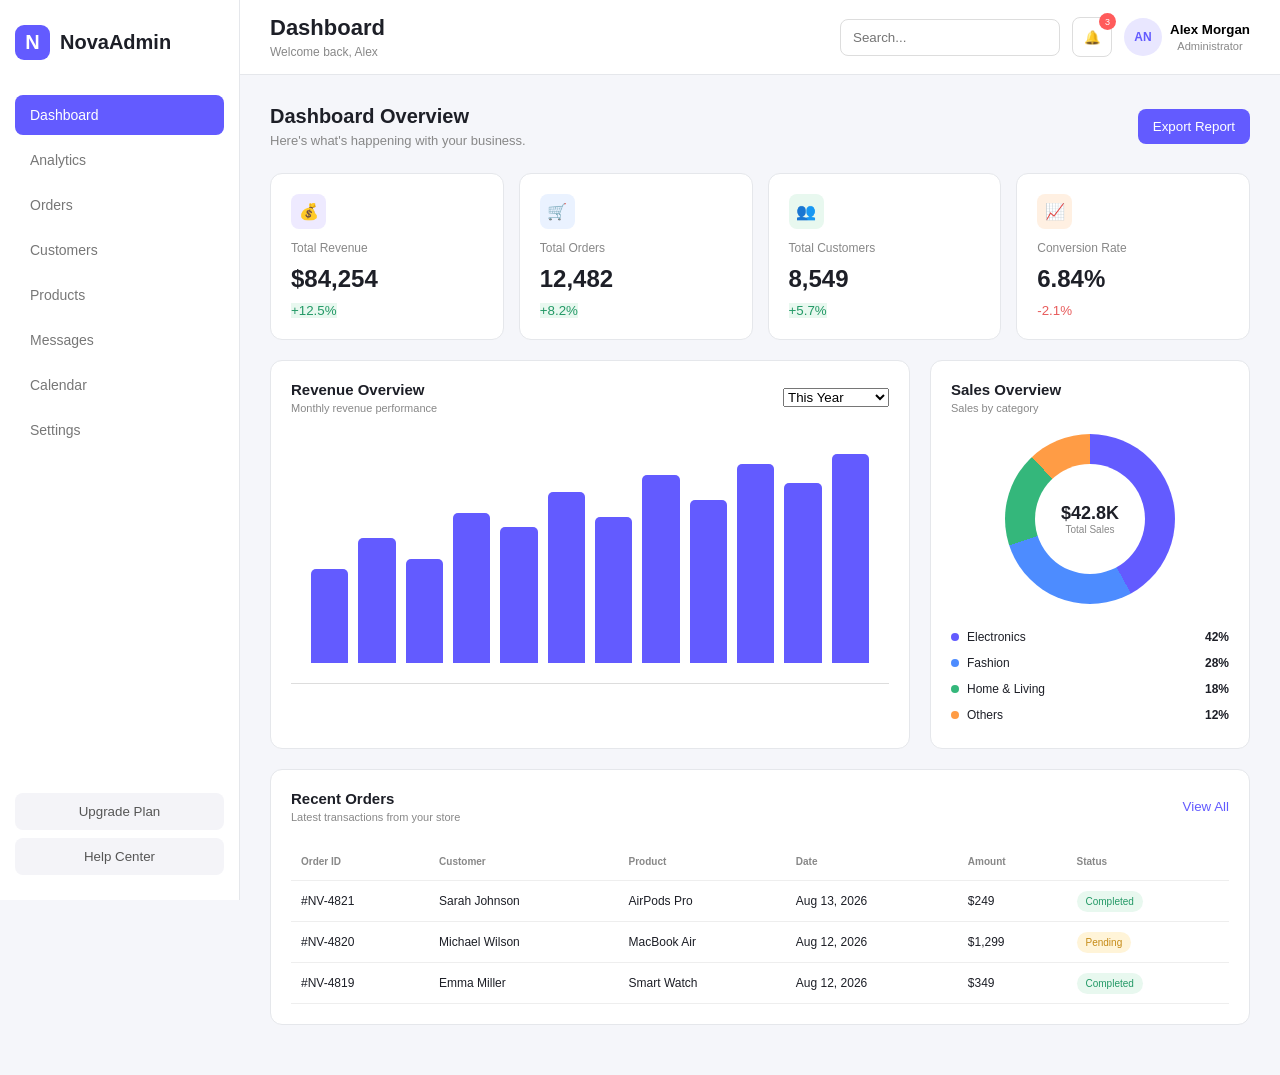
<file: admin_dashboard/index.html>
<!DOCTYPE html>
<html lang="en">
<head>
    <meta charset="UTF-8">
    <meta name="viewport" content="width=device-width, initial-scale=1.0">

    <title>NovaAdmin Dashboard</title>

    <link rel="stylesheet" href="style.css">
</head>

<body>

    <!-- Sidebar -->
    <aside class="sidebar">

        <div class="logo">
            <span>N</span>
            NovaAdmin
        </div>

        <nav>

            <button class="nav-link active" onclick="showPage('dashboard', this)">
                Dashboard
            </button>

            <button class="nav-link" onclick="showPage('analytics', this)">
                Analytics
            </button>

            <button class="nav-link" onclick="showPage('orders', this)">
                Orders
            </button>

            <button class="nav-link" onclick="showPage('customers', this)">
                Customers
            </button>

            <button class="nav-link" onclick="showPage('products', this)">
                Products
            </button>

            <button class="nav-link" onclick="showPage('messages', this)">
                Messages
            </button>

            <button class="nav-link" onclick="showPage('calendar', this)">
                Calendar
            </button>

            <button class="nav-link" onclick="showPage('settings', this)">
                Settings
            </button>

        </nav>

        <div class="sidebar-bottom">

    <button onclick="showPage('upgrade')">
        Upgrade Plan
    </button>

    <button onclick="showPage('help')">
        Help Center
    </button>

</div>

    </aside>


    <!-- Main Content -->
    <main class="main">

        <!-- Header -->
        <header class="header">

            <div>
                <h1 id="page-title">Dashboard</h1>
                <p>Welcome back, Alex</p>
            </div>

            <div class="header-right">

                <input
                    type="text"
                    id="search"
                    placeholder="Search..."
                >

                <button class="header-btn" onclick="toggleNotifications()">
                    🔔
                    <span id="notification-count">3</span>
                </button>

                <button class="profile" onclick="showProfile()">
                    <span class="avatar">AN</span>

                    <div>
                        <strong>Alex Morgan</strong>
                        <small>Administrator</small>
                    </div>
                </button>

            </div>

        </header>


        <!-- Notification Box -->
        <div id="notification-box" class="notification-box">

            <h3>Notifications</h3>

            <p>New order received</p>
            <p>New customer registered</p>
            <p>Product stock is low</p>

            <button onclick="markNotifications()">
                Mark all as read
            </button>

        </div>


        <!-- Pages -->

        <!-- Dashboard -->
        <section id="dashboard" class="page active-page">

            <div class="page-heading">
                <div>
                    <h2>Dashboard Overview</h2>
                    <p>Here's what's happening with your business.</p>
                </div>

                <button class="primary-btn" onclick="exportReport()">
                    Export Report
                </button>
            </div>


            <!-- Stats -->
            <div class="stats">

                <div class="stat-card">
                    <span class="stat-icon purple">💰</span>
                    <p>Total Revenue</p>
                    <h2>$84,254</h2>
                    <small class="green">+12.5%</small>
                </div>

                <div class="stat-card">
                    <span class="stat-icon blue">🛒</span>
                    <p>Total Orders</p>
                    <h2>12,482</h2>
                    <small class="green">+8.2%</small>
                </div>

                <div class="stat-card">
                    <span class="stat-icon green">👥</span>
                    <p>Total Customers</p>
                    <h2>8,549</h2>
                    <small class="green">+5.7%</small>
                </div>

                <div class="stat-card">
                    <span class="stat-icon orange">📈</span>
                    <p>Conversion Rate</p>
                    <h2>6.84%</h2>
                    <small class="red">-2.1%</small>
                </div>

            </div>


            <!-- Dashboard Cards -->
            <div class="dashboard-grid">

                <div class="card">

                    <div class="card-header">
                        <div>
                            <h3>Revenue Overview</h3>
                            <p>Monthly revenue performance</p>
                        </div>

                        <select id="chart-select">
                            <option>This Year</option>
                            <option>Last 6 Months</option>
                            <option>This Month</option>
                        </select>
                    </div>

                    <div class="chart">

                        <div class="bar" style="height:45%"></div>
                        <div class="bar" style="height:60%"></div>
                        <div class="bar" style="height:50%"></div>
                        <div class="bar" style="height:72%"></div>
                        <div class="bar" style="height:65%"></div>
                        <div class="bar" style="height:82%"></div>
                        <div class="bar" style="height:70%"></div>
                        <div class="bar" style="height:90%"></div>
                        <div class="bar" style="height:78%"></div>
                        <div class="bar" style="height:95%"></div>
                        <div class="bar" style="height:86%"></div>
                        <div class="bar" style="height:100%"></div>

                    </div>

                </div>


                <div class="card">

                    <div class="card-header">
                        <div>
                            <h3>Sales Overview</h3>
                            <p>Sales by category</p>
                        </div>
                    </div>

                    <div class="sales-circle">
                        <div>
                            <strong>$42.8K</strong>
                            <span>Total Sales</span>
                        </div>
                    </div>

                    <div class="legend">
                        <p><span class="purple-dot"></span> Electronics <b>42%</b></p>
                        <p><span class="blue-dot"></span> Fashion <b>28%</b></p>
                        <p><span class="green-dot"></span> Home & Living <b>18%</b></p>
                        <p><span class="orange-dot"></span> Others <b>12%</b></p>
                    </div>

                </div>

            </div>


            <!-- Recent Orders -->
            <div class="card">

                <div class="card-header">
                    <div>
                        <h3>Recent Orders</h3>
                        <p>Latest transactions from your store</p>
                    </div>

                    <button onclick="showPage('orders')">
                        View All
                    </button>
                </div>

                <div class="table-container">

                    <table>

                        <thead>
                            <tr>
                                <th>Order ID</th>
                                <th>Customer</th>
                                <th>Product</th>
                                <th>Date</th>
                                <th>Amount</th>
                                <th>Status</th>
                            </tr>
                        </thead>

                        <tbody>

                            <tr>
                                <td>#NV-4821</td>
                                <td>Sarah Johnson</td>
                                <td>AirPods Pro</td>
                                <td>Aug 13, 2026</td>
                                <td>$249</td>
                                <td><span class="status completed">Completed</span></td>
                            </tr>

                            <tr>
                                <td>#NV-4820</td>
                                <td>Michael Wilson</td>
                                <td>MacBook Air</td>
                                <td>Aug 12, 2026</td>
                                <td>$1,299</td>
                                <td><span class="status pending">Pending</span></td>
                            </tr>

                            <tr>
                                <td>#NV-4819</td>
                                <td>Emma Miller</td>
                                <td>Smart Watch</td>
                                <td>Aug 12, 2026</td>
                                <td>$349</td>
                                <td><span class="status completed">Completed</span></td>
                            </tr>

                        </tbody>

                    </table>

                </div>

            </div>

        </section>


        <!-- Analytics -->
        <section id="analytics" class="page">

            <div class="page-heading">
                <div>
                    <h2>Analytics</h2>
                    <p>Business performance analytics.</p>
                </div>
            </div>

            <div class="stats">

                <div class="stat-card">
                    <p>Revenue</p>
                    <h2>$84,254</h2>
                    <small class="green">+12.5%</small>
                </div>

                <div class="stat-card">
                    <p>Average Order</p>
                    <h2>$486</h2>
                    <small class="green">+6.8%</small>
                </div>

                <div class="stat-card">
                    <p>Returning Customers</p>
                    <h2>64.8%</h2>
                    <small class="green">+4.3%</small>
                </div>

                <div class="stat-card">
                    <p>Bounce Rate</p>
                    <h2>31.4%</h2>
                    <small class="green">-2.4%</small>
                </div>

            </div>

            <div class="card">

                <h3>Performance Overview</h3>

                <div class="big-chart">

                    <div class="bar" style="height:50%"></div>
                    <div class="bar" style="height:70%"></div>
                    <div class="bar" style="height:60%"></div>
                    <div class="bar" style="height:85%"></div>
                    <div class="bar" style="height:75%"></div>
                    <div class="bar" style="height:95%"></div>
                    <div class="bar" style="height:80%"></div>

                </div>

            </div>

        </section>


        <!-- Orders -->
        <section id="orders" class="page">

            <div class="page-heading">
                <div>
                    <h2>Orders</h2>
                    <p>Manage customer orders.</p>
                </div>

                <button class="primary-btn" onclick="showMessage('New order form opened')">
                    + New Order
                </button>
            </div>

            <div class="card">

                <table>

                    <thead>
                        <tr>
                            <th>Order ID</th>
                            <th>Customer</th>
                            <th>Product</th>
                            <th>Amount</th>
                            <th>Status</th>
                        </tr>
                    </thead>

                    <tbody>

                        <tr>
                            <td>#NV-4821</td>
                            <td>Sarah Johnson</td>
                            <td>AirPods Pro</td>
                            <td>$249</td>
                            <td><span class="status completed">Completed</span></td>
                        </tr>

                        <tr>
                            <td>#NV-4820</td>
                            <td>Michael Wilson</td>
                            <td>MacBook Air</td>
                            <td>$1,299</td>
                            <td><span class="status pending">Pending</span></td>
                        </tr>

                        <tr>
                            <td>#NV-4819</td>
                            <td>Emma Miller</td>
                            <td>Smart Watch</td>
                            <td>$349</td>
                            <td><span class="status completed">Completed</span></td>
                        </tr>

                    </tbody>

                </table>

            </div>

        </section>


        <!-- Customers -->
        <section id="customers" class="page">

            <div class="page-heading">
                <div>
                    <h2>Customers</h2>
                    <p>Manage your customers.</p>
                </div>

                <button class="primary-btn" onclick="showMessage('Add customer form opened')">
                    + Add Customer
                </button>
            </div>

            <div class="card">

                <table>

                    <thead>
                        <tr>
                            <th>Customer</th>
                            <th>Email</th>
                            <th>Orders</th>
                            <th>Total Spent</th>
                        </tr>
                    </thead>

                    <tbody>

                        <tr>
                            <td>Sarah Johnson</td>
                            <td>sarah@example.com</td>
                            <td>124</td>
                            <td>$8,420</td>
                        </tr>

                        <tr>
                            <td>Michael Wilson</td>
                            <td>michael@example.com</td>
                            <td>89</td>
                            <td>$5,920</td>
                        </tr>

                        <tr>
                            <td>Emma Miller</td>
                            <td>emma@example.com</td>
                            <td>76</td>
                            <td>$4,830</td>
                        </tr>

                    </tbody>

                </table>

            </div>

        </section>


        <!-- Products -->
        <section id="products" class="page">

            <div class="page-heading">
                <div>
                    <h2>Products</h2>
                    <p>Manage products and inventory.</p>
                </div>

                <button class="primary-btn" onclick="showMessage('Add product form opened')">
                    + Add Product
                </button>
            </div>

            <div class="product-grid">

                <div class="product-card">
                    <div class="product-image">🎧</div>
                    <h3>AirPods Pro</h3>
                    <p>1,284 sold</p>
                    <strong>$249</strong>
                </div>

                <div class="product-card">
                    <div class="product-image">💻</div>
                    <h3>MacBook Air</h3>
                    <p>982 sold</p>
                    <strong>$1,299</strong>
                </div>

                <div class="product-card">
                    <div class="product-image">⌚</div>
                    <h3>Smart Watch</h3>
                    <p>847 sold</p>
                    <strong>$349</strong>
                </div>

                <div class="product-card">
                    <div class="product-image">⌨️</div>
                    <h3>Mechanical Keyboard</h3>
                    <p>621 sold</p>
                    <strong>$129</strong>
                </div>

            </div>

        </section>


        <!-- Messages -->
        <section id="messages" class="page">

            <div class="page-heading">
                <div>
                    <h2>Messages</h2>
                    <p>Customer conversations.</p>
                </div>

                <button class="primary-btn" onclick="showMessage('Message composer opened')">
                    + Compose
                </button>
            </div>

            <div class="card messages">

                <div class="message">
                    <span class="avatar">SJ</span>
                    <div>
                        <strong>Sarah Johnson</strong>
                        <p>Can you tell me when my order will arrive?</p>
                        <small>5 minutes ago</small>
                    </div>
                </div>

                <div class="message">
                    <span class="avatar">MW</span>
                    <div>
                        <strong>Michael Wilson</strong>
                        <p>I need help with my invoice.</p>
                        <small>32 minutes ago</small>
                    </div>
                </div>

                <div class="message">
                    <span class="avatar">EM</span>
                    <div>
                        <strong>Emma Miller</strong>
                        <p>Thank you for the quick support!</p>
                        <small>1 hour ago</small>
                    </div>
                </div>

            </div>

        </section>


        <!-- Calendar -->
        <section id="calendar" class="page">

            <div class="page-heading">

                <div>
                    <h2>Calendar</h2>
                    <p>August 2026</p>
                </div>

                <button class="primary-btn" onclick="showMessage('New event form opened')">
                    + Add Event
                </button>

            </div>

            <div class="card">

                <div class="calendar">

                    <div>Sun</div>
                    <div>Mon</div>
                    <div>Tue</div>
                    <div>Wed</div>
                    <div>Thu</div>
                    <div>Fri</div>
                    <div>Sat</div>

                    <button>1</button>
                    <button>2</button>
                    <button>3</button>
                    <button>4</button>
                    <button>5</button>
                    <button>6</button>
                    <button>7</button>

                    <button>8</button>
                    <button>9</button>
                    <button>10</button>
                    <button>11</button>
                    <button>12</button>
                    <button class="today">13</button>
                    <button>14</button>

                    <button>15</button>
                    <button>16</button>
                    <button>17</button>
                    <button>18</button>
                    <button>19</button>
                    <button>20</button>
                    <button>21</button>

                    <button>22</button>
                    <button>23</button>
                    <button>24</button>
                    <button>25</button>
                    <button>26</button>
                    <button>27</button>
                    <button>28</button>

                    <button>29</button>
                    <button>30</button>
                    <button>31</button>

                </div>

            </div>

        </section>


        <!-- Settings -->
        <section id="settings" class="page">

            <div class="page-heading">

                <div>
                    <h2>Settings</h2>
                    <p>Manage your dashboard settings.</p>
                </div>

                <button class="primary-btn" onclick="showMessage('Settings saved successfully')">
                    Save Changes
                </button>

            </div>

            <div class="card">

                <div class="setting">

                    <div>
                        <strong>Email Notifications</strong>
                        <p>Receive notifications about orders.</p>
                    </div>

                    <label class="switch">
                        <input type="checkbox" checked>
                        <span></span>
                    </label>

                </div>

                <div class="setting">

                    <div>
                        <strong>Weekly Reports</strong>
                        <p>Receive weekly business reports.</p>
                    </div>

                    <label class="switch">
                        <input type="checkbox" checked>
                        <span></span>
                    </label>

                </div>

                <div class="setting">

                    <div>
                        <strong>Marketing Alerts</strong>
                        <p>Receive marketing notifications.</p>
                    </div>

                    <label class="switch">
                        <input type="checkbox">
                        <span></span>
                    </label>

                </div>

            </div>
            </section>
            <!-- Upgrade Plan -->
<section id="upgrade" class="page">

    <div class="page-heading">
        <div>
            <h2>Upgrade Plan</h2>
            <p>Choose a plan that works for your business.</p>
        </div>
    </div>

    <div class="plans">

        <div class="plan-card">

            <h3>Free</h3>

            <h2>$0 <span>/month</span></h2>

            <p>For small projects and beginners.</p>

            <ul>
                <li>✓ 1 Admin User</li>
                <li>✓ Basic Dashboard</li>
                <li>✓ Basic Analytics</li>
                <li>✓ Email Support</li>
            </ul>

            <button onclick="showMessage('You are already using the Free plan')">
                Current Plan
            </button>

        </div>


        <div class="plan-card popular">

            <div class="popular-label">
                Popular
            </div>

            <h3>Pro</h3>

            <h2>$29 <span>/month</span></h2>

            <p>For growing businesses.</p>

            <ul>
                <li>✓ 5 Admin Users</li>
                <li>✓ Advanced Dashboard</li>
                <li>✓ Advanced Analytics</li>
                <li>✓ Priority Support</li>
            </ul>

            <button onclick="showMessage('Pro plan selected')">
                Upgrade to Pro
            </button>

        </div>


        <div class="plan-card">

            <h3>Business</h3>

            <h2>$79 <span>/month</span></h2>

            <p>For larger businesses.</p>

            <ul>
                <li>✓ Unlimited Users</li>
                <li>✓ Advanced Analytics</li>
                <li>✓ Custom Reports</li>
                <li>✓ Premium Support</li>
            </ul>

            <button onclick="showMessage('Business plan selected')">
                Choose Business
            </button>

        </div>

    </div>

</section>


<!-- Help Center -->
<section id="help" class="page">

    <div class="page-heading">

        <div>
            <h2>Help Center</h2>
            <p>Find answers and get support.</p>
        </div>

    </div>

    <div class="help-search">

        <input
            type="text"
            id="help-search"
            placeholder="Search for help..."
        >

        <button onclick="searchHelp()">
            Search
        </button>

    </div>


    <div class="help-grid">

        <div class="help-card">

            <div class="help-icon">📊</div>

            <h3>Dashboard</h3>

            <p>
                Learn how to use your dashboard
                and view your business data.
            </p>

            <button onclick="showMessage('Dashboard guide opened')">
                Read Guide
            </button>

        </div>


        <div class="help-card">

            <div class="help-icon">🛒</div>

            <h3>Orders</h3>

            <p>
                Learn how to manage and track
                customer orders.
            </p>

            <button onclick="showMessage('Orders guide opened')">
                Read Guide
            </button>

        </div>


        <div class="help-card">

            <div class="help-icon">👥</div>

            <h3>Customers</h3>

            <p>
                Learn how to manage customer
                information.
            </p>

            <button onclick="showMessage('Customers guide opened')">
                Read Guide
            </button>

        </div>


        <div class="help-card">

            <div class="help-icon">⚙️</div>

            <h3>Settings</h3>

            <p>
                Learn how to customize your
                dashboard settings.
            </p>

            <button onclick="showMessage('Settings guide opened')">
                Read Guide
            </button>

        </div>

    </div>


    <div class="contact-help">

        <h3>Still need help?</h3>

        <p>
            Our support team is ready to help you.
        </p>

        <button
            class="primary-btn"
            onclick="showMessage('Support request submitted')"
        >
            Contact Support
        </button>

    </div>



        </section>


        <!-- Profile -->
        <section id="profile" class="page">

            <div class="page-heading">

                <div>
                    <h2>My Profile</h2>
                    <p>Manage your administrator profile.</p>
                </div>

                <button class="primary-btn" onclick="showMessage('Profile edit mode opened')">
                    Edit Profile
                </button>

            </div>

            <div class="profile-card">

                <div class="large-avatar">
                    AN
                </div>

                <h2>Alex Morgan</h2>

                <p>Administrator</p>

                <hr>

                <div>
                    <strong>Email</strong>
                    <p>alex@novaadmin.com</p>
                </div>

                <div>
                    <strong>Member Since</strong>
                    <p>January 2026</p>
                </div>

            </div>

        </section>


    </main>


    <!-- Toast -->
    <div id="toast" class="toast"></div>


    <script src="script.js"></script>

</body>
</html>
</file>
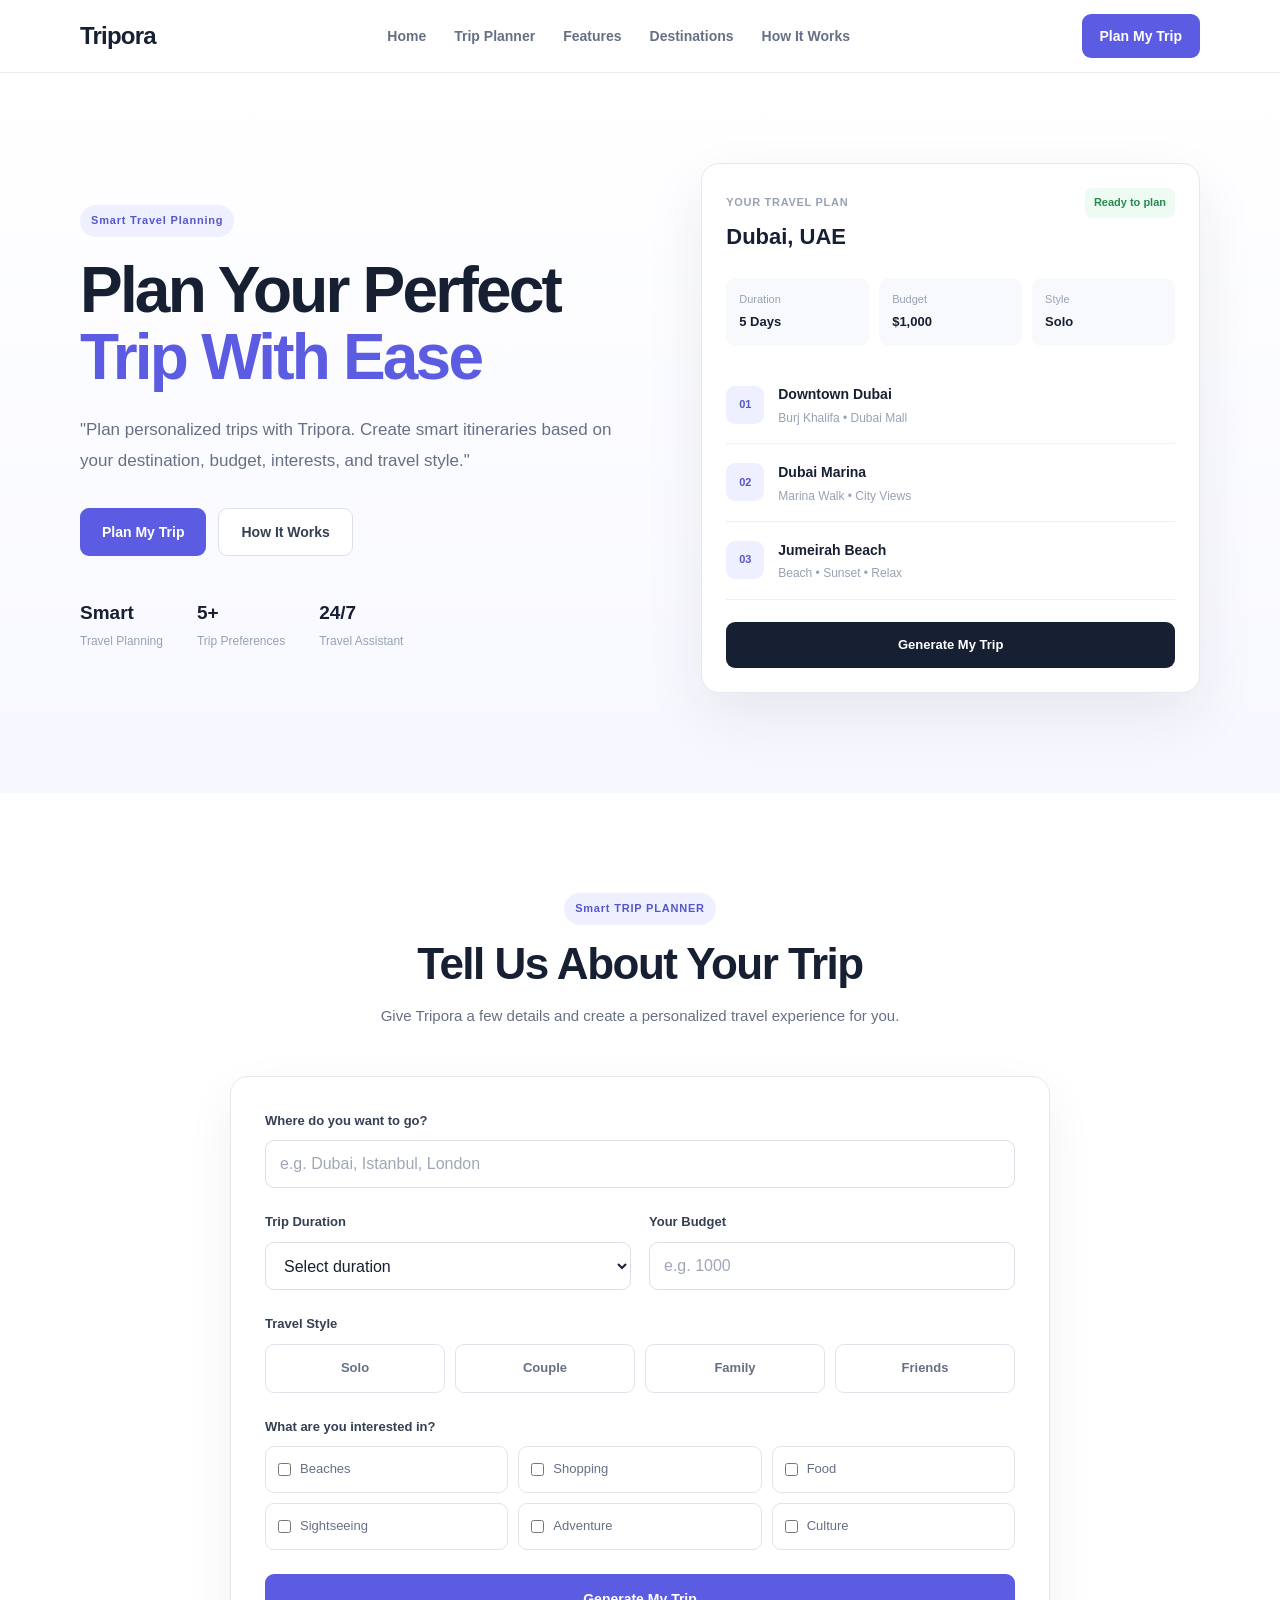
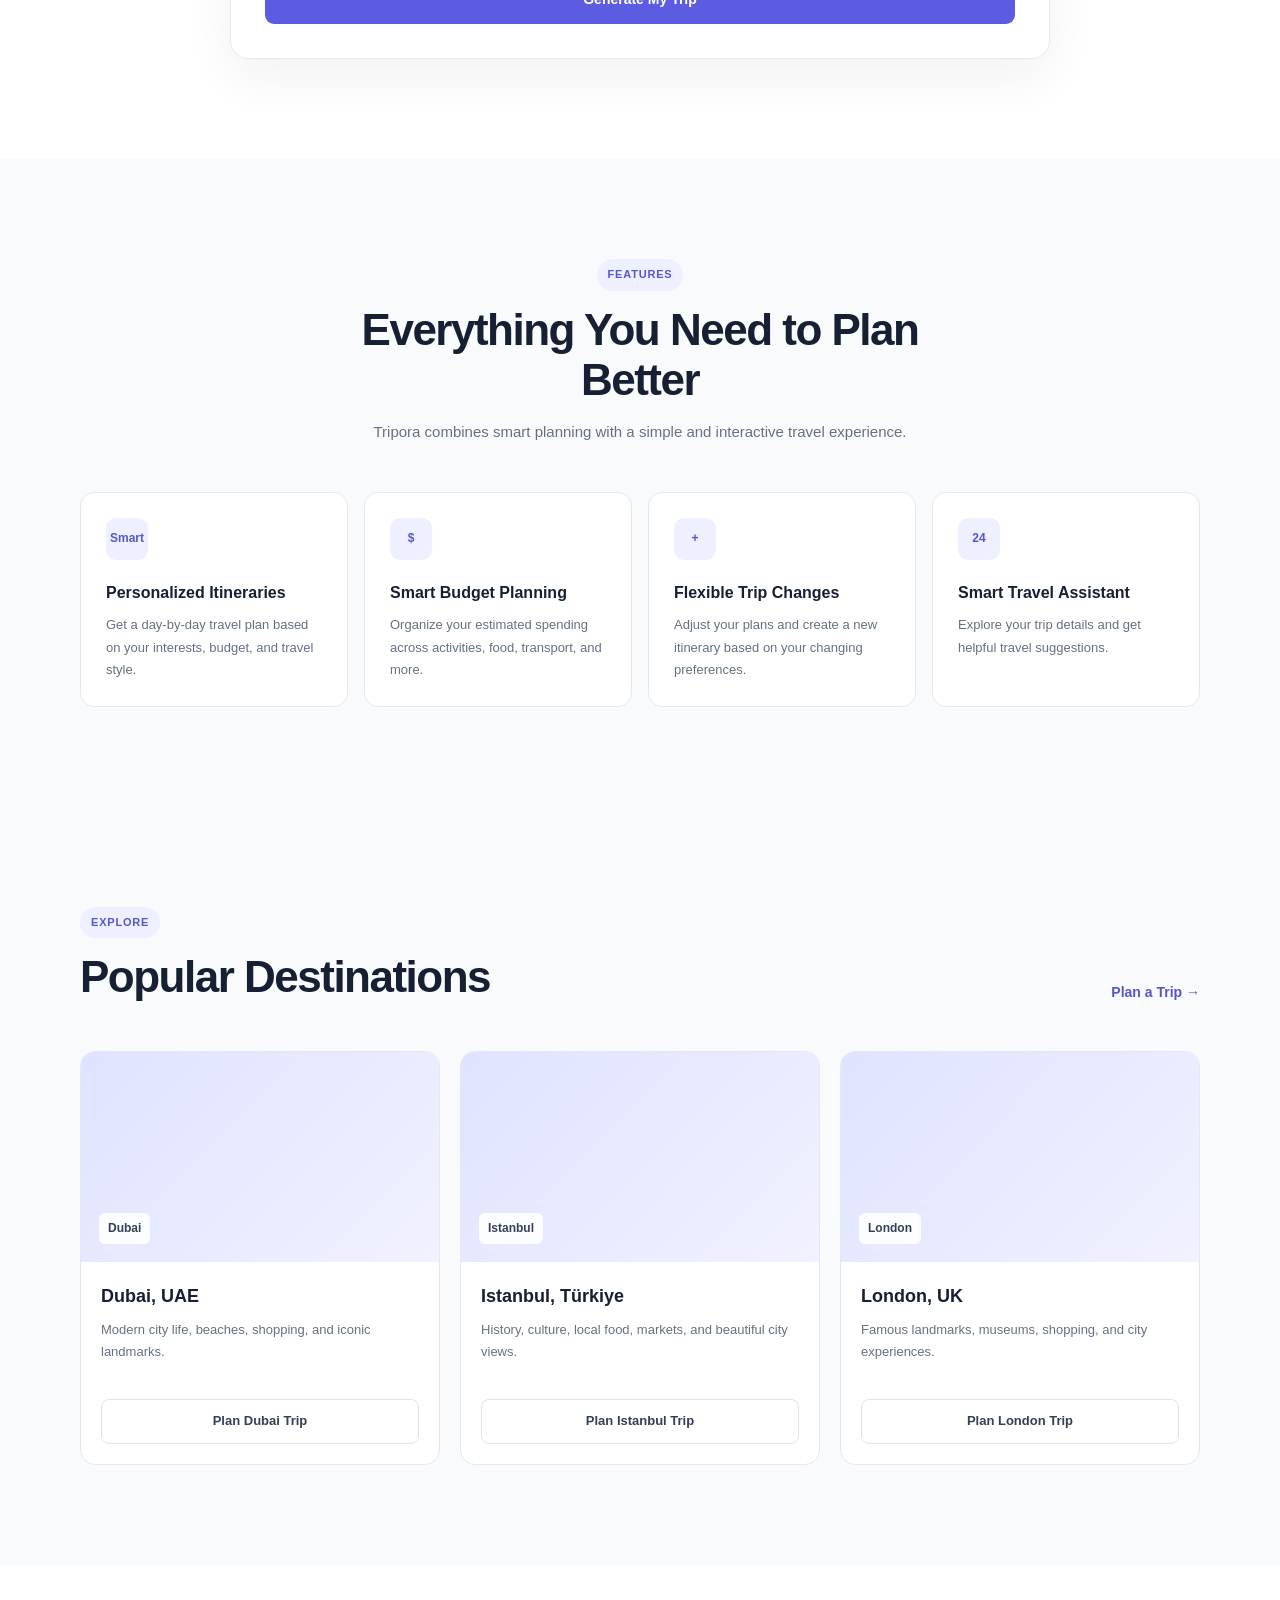
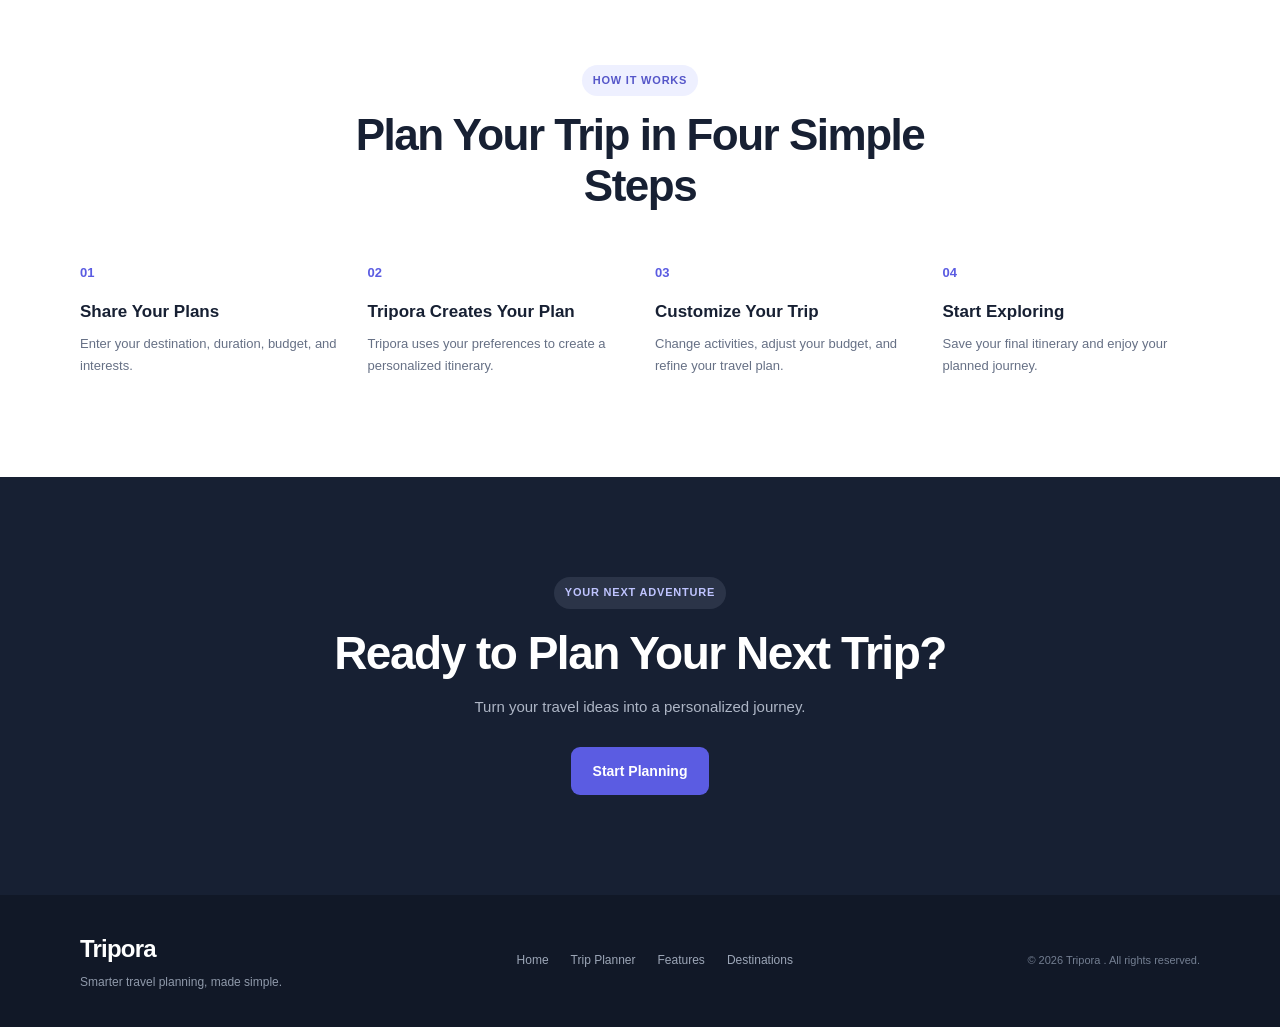
<file: tripora-smart-planner/index.html>
<!DOCTYPE html>
<html lang="en">
<head>
    <meta charset="UTF-8">
    <meta name="viewport" content="width=device-width, initial-scale=1.0">

    <title>Tripora  | Smart Travel Planner</title>

    <meta
        name="description"
        content="Plan personalized trips with Tripora. 
        Create smart itineraries based on your destination,
        budget, interests, and travel style."
    >
    <link rel="stylesheet" href="style.css">

</head>

<body>

    <!-- ==================== NAVBAR ==================== -->

    <header class="navbar">
        <div class="container nav-container">

            <a href="#" class="logo">
                Tripora
            </a>

            <nav class="nav-menu">
                <a href="#home">Home</a>
                <a href="#planner">Trip Planner</a>
                <a href="#features">Features</a>
                <a href="#destinations">Destinations</a>
                <a href="#how-it-works">How It Works</a>
            </nav>

            <a href="#planner" class="nav-button">
                Plan My Trip
            </a>

        </div>
    </header>


    <main>

        <!-- ==================== HERO ==================== -->

        <section class="hero" id="home">

            <div class="container hero-container">

                <div class="hero-content">

                    <span class="hero-badge">
                        Smart Travel Planning
                    </span>

                    <h1>
                        Plan Your Perfect
                        <span>Trip With Ease</span>
                    </h1>

                    <p>
                        "Plan personalized trips with Tripora.
                        Create smart itineraries based on your destination,
                        budget, interests, and travel style."
                    </p>

                    <div class="hero-actions">
                        <a href="#planner" class="primary-button">
                            Plan My Trip
                        </a>

                        <a href="#how-it-works" class="secondary-button">
                            How It Works
                        </a>
                    </div>

                    <div class="hero-stats">

                        <div class="stat">
                            <strong>Smart</strong>
                            <span>Travel Planning</span>
                        </div>

                        <div class="stat">
                            <strong>5+</strong>
                            <span>Trip Preferences</span>
                        </div>

                        <div class="stat">
                            <strong>24/7</strong>
                            <span>Travel Assistant</span>
                        </div>

                    </div>

                </div>


                <!-- Hero AI Preview -->

                <div class="hero-preview">

                    <div class="preview-header">

                        <div>
                            <span class="preview-label">
                                Your  Travel Plan
                            </span>

                            <h3>Dubai, UAE</h3>
                        </div>

                        <span class="ai-status">
                             Ready to plan
                        </span>

                    </div>


                    <div class="preview-details">

                        <div class="preview-detail">
                            <span>Duration</span>
                            <strong>5 Days</strong>
                        </div>

                        <div class="preview-detail">
                            <span>Budget</span>
                            <strong>$1,000</strong>
                        </div>

                        <div class="preview-detail">
                            <span>Style</span>
                            <strong>Solo</strong>
                        </div>

                    </div>


                    <div class="preview-itinerary">

                        <div class="preview-day">
                            <span class="day-number">01</span>

                            <div>
                                <strong>Downtown Dubai</strong>
                                <p>Burj Khalifa • Dubai Mall</p>
                            </div>
                        </div>

                        <div class="preview-day">
                            <span class="day-number">02</span>

                            <div>
                                <strong>Dubai Marina</strong>
                                <p>Marina Walk • City Views</p>
                            </div>
                        </div>

                        <div class="preview-day">
                            <span class="day-number">03</span>

                            <div>
                                <strong>Jumeirah Beach</strong>
                                <p>Beach • Sunset • Relax</p>
                            </div>
                        </div>

                    </div>

                    <button class="preview-button">
                        Generate My Trip
                    </button>

                </div>

            </div>

        </section>


        <!-- ==================== AI PLANNER ==================== -->

        <section class="planner-section" id="planner">

            <div class="container">

                <div class="section-heading">

                    <span class="section-tag">
                        Smart TRIP PLANNER
                    </span>

                    <h2>
                        Tell Us About Your Trip
                    </h2>

                    <p>
                        Give Tripora a few details and create
                        a personalized travel experience for you.
                    </p>

                </div>


                <div class="planner-card">

                    <form id="tripForm">

                        <!-- Destination -->

                        <div class="form-group">

                            <label for="destination">
                                Where do you want to go?
                            </label>

                            <input
                                type="text"
                                id="destination"
                                name="destination"
                                placeholder="e.g. Dubai, Istanbul, London"
                                required
                            >

                        </div>


                        <div class="form-row">

                            <!-- Duration -->

                            <div class="form-group">

                                <label for="duration">
                                    Trip Duration
                                </label>

                                <select id="duration" name="duration">

                                    <option value="">
                                        Select duration
                                    </option>

                                    <option value="3">
                                        3 Days
                                    </option>

                                    <option value="5">
                                        5 Days
                                    </option>

                                    <option value="7">
                                        7 Days
                                    </option>

                                    <option value="10">
                                        10 Days
                                    </option>

                                    <option value="14">
                                        14 Days
                                    </option>

                                </select>

                            </div>


                            <!-- Budget -->

                            <div class="form-group">

                                <label for="budget">
                                    Your Budget
                                </label>

                                <input
                                    type="number"
                                    id="budget"
                                    name="budget"
                                    placeholder="e.g. 1000"
                                    min="1"
                                >

                            </div>

                        </div>


                        <!-- Travel Style -->

                        <div class="form-group">

                            <label>
                                Travel Style
                            </label>

                            <div class="option-grid">

                                <label class="option-card">
                                    <input
                                        type="radio"
                                        name="travelStyle"
                                        value="Solo"
                                    >
                                    <span>Solo</span>
                                </label>

                                <label class="option-card">
                                    <input
                                        type="radio"
                                        name="travelStyle"
                                        value="Couple"
                                    >
                                    <span>Couple</span>
                                </label>

                                <label class="option-card">
                                    <input
                                        type="radio"
                                        name="travelStyle"
                                        value="Family"
                                    >
                                    <span>Family</span>
                                </label>

                                <label class="option-card">
                                    <input
                                        type="radio"
                                        name="travelStyle"
                                        value="Friends"
                                    >
                                    <span>Friends</span>
                                </label>

                            </div>

                        </div>


                        <!-- Interests -->

                        <div class="form-group">

                            <label>
                                What are you interested in?
                            </label>

                            <div class="interest-grid">

                                <label class="interest-item">
                                    <input
                                        type="checkbox"
                                        name="interest"
                                        value="Beaches"
                                    >
                                    <span>Beaches</span>
                                </label>

                                <label class="interest-item">
                                    <input
                                        type="checkbox"
                                        name="interest"
                                        value="Shopping"
                                    >
                                    <span>Shopping</span>
                                </label>

                                <label class="interest-item">
                                    <input
                                        type="checkbox"
                                        name="interest"
                                        value="Food"
                                    >
                                    <span>Food</span>
                                </label>

                                <label class="interest-item">
                                    <input
                                        type="checkbox"
                                        name="interest"
                                        value="Sightseeing"
                                    >
                                    <span>Sightseeing</span>
                                </label>

                                <label class="interest-item">
                                    <input
                                        type="checkbox"
                                        name="interest"
                                        value="Adventure"
                                    >
                                    <span>Adventure</span>
                                </label>

                                <label class="interest-item">
                                    <input
                                        type="checkbox"
                                        name="interest"
                                        value="Culture"
                                    >
                                    <span>Culture</span>
                                </label>

                            </div>

                        </div>


                        <button
                            type="submit"
                            class="generate-button"
                            id="generateTrip"
                        >
                            Generate My Trip
                        </button>

                    </form>

                </div>

            </div>

        </section>


        <!-- ==================== FEATURES ==================== -->

        <section class="features-section" id="features">

            <div class="container">

                <div class="section-heading">

                    <span class="section-tag">
                        FEATURES
                    </span>

                    <h2>
                        Everything You Need to Plan Better
                    </h2>

                    <p>
                        Tripora combines smart planning with a simple
                        and interactive travel experience.
                    </p>

                </div>


                <div class="features-grid">

                    <article class="feature-card">

                        <div class="feature-icon">
                            Smart
                        </div>

                        <h3>
                            Personalized Itineraries
                        </h3>

                        <p>
                            Get a day-by-day travel plan based on
                            your interests, budget, and travel style.
                        </p>

                    </article>


                    <article class="feature-card">

                        <div class="feature-icon">
                            $
                        </div>

                        <h3>
                            Smart Budget Planning
                        </h3>

                        <p>
                            Organize your estimated spending across
                            activities, food, transport, and more.
                        </p>

                    </article>


                    <article class="feature-card">

                        <div class="feature-icon">
                            +
                        </div>

                        <h3>
                            Flexible Trip Changes
                        </h3>

                        <p>
                            Adjust your plans and create a new itinerary
                            based on your changing preferences.
                        </p>

                    </article>


                    <article class="feature-card">

                        <div class="feature-icon">
                            24
                        </div>

                        <h3>
                            Smart Travel Assistant
                        </h3>

                        <p>
                               Explore your trip details and get
                                helpful travel suggestions.
                        </p>

                    </article>

                </div>

            </div>

        </section>


        <!-- ==================== DESTINATIONS ==================== -->

        <section class="destinations-section" id="destinations">

            <div class="container">

                <div class="section-heading section-heading-row">

                    <div>
                        <span class="section-tag">
                            EXPLORE
                        </span>

                        <h2>
                            Popular Destinations
                        </h2>
                    </div>

                    <a href="#planner" class="text-link">
                        Plan a Trip →
                    </a>

                </div>


                <div class="destination-grid">

                    <article class="destination-card">

                        <div class="destination-image">
                            <span>Dubai</span>
                        </div>

                        <div class="destination-content">

                            <h3>Dubai, UAE</h3>

                            <p>
                                Modern city life, beaches,
                                shopping, and iconic landmarks.
                            </p>

                            <button class="destination-button">
                                Plan Dubai Trip
                            </button>

                        </div>

                    </article>


                    <article class="destination-card">

                        <div class="destination-image">
                            <span>Istanbul</span>
                        </div>

                        <div class="destination-content">

                            <h3>Istanbul, Türkiye</h3>

                            <p>
                                History, culture, local food,
                                markets, and beautiful city views.
                            </p>

                            <button class="destination-button">
                                Plan Istanbul Trip
                            </button>

                        </div>

                    </article>


                    <article class="destination-card">

                        <div class="destination-image">
                            <span>London</span>
                        </div>

                        <div class="destination-content">

                            <h3>London, UK</h3>

                            <p>
                                Famous landmarks, museums,
                                shopping, and city experiences.
                            </p>

                            <button class="destination-button">
                                Plan London Trip
                            </button>

                        </div>

                    </article>

                </div>

            </div>

        </section>


        <!-- ==================== HOW IT WORKS ==================== -->

        <section class="how-section" id="how-it-works">

            <div class="container">

                <div class="section-heading">

                    <span class="section-tag">
                        HOW IT WORKS
                    </span>

                    <h2>
                        Plan Your Trip in Four Simple Steps
                    </h2>

                </div>


                <div class="steps-grid">

                    <article class="step">

                        <span class="step-number">
                            01
                        </span>

                        <h3>
                            Share Your Plans
                        </h3>

                        <p>
                            Enter your destination, duration,
                            budget, and interests.
                        </p>

                    </article>


                    <article class="step">

                        <span class="step-number">
                            02
                        </span>

                        <h3>
                            Tripora Creates Your Plan
                        </h3>

                        <p>
                            Tripora uses your preferences
                            to create a personalized itinerary.
                        </p>

                    </article>


                    <article class="step">

                        <span class="step-number">
                            03
                        </span>

                        <h3>
                            Customize Your Trip
                        </h3>

                        <p>
                            Change activities, adjust your budget,
                            and refine your travel plan.
                        </p>

                    </article>


                    <article class="step">

                        <span class="step-number">
                            04
                        </span>

                        <h3>
                            Start Exploring
                        </h3>

                        <p>
                            Save your final itinerary and
                            enjoy your planned journey.
                        </p>

                    </article>

                </div>

            </div>

        </section>


        <!-- ==================== CTA ==================== -->

        <section class="cta-section">

            <div class="container">

                <div class="cta-content">

                    <span class="section-tag">
                        YOUR NEXT ADVENTURE
                    </span>

                    <h2>
                        Ready to Plan Your Next Trip?
                    </h2>

                    <p>
                        Turn your travel ideas into
                        a personalized journey.
                    </p>

                    <a href="#planner" class="primary-button">
                        Start Planning
                    </a>

                </div>

            </div>

        </section>

    </main>


    <!-- ==================== FOOTER ==================== -->

    <footer class="footer">

        <div class="container footer-container">

            <div class="footer-brand">

                <a href="#" class="logo">
                    Tripora
                </a>

                <p>
                      Smarter travel planning,
                    made simple.
                </p>

            </div>


            <div class="footer-links">

                <a href="#home">Home</a>
                <a href="#planner">Trip Planner</a>
                <a href="#features">Features</a>
                <a href="#destinations">Destinations</a>

            </div>


            <p class="copyright">
                © 2026 Tripora . All rights reserved.
            </p>

        </div>

    </footer>


    <script src="script.js"></script>

</body>
</html>
</file>
<file: admin_dashboard/style.css>
* {
    margin: 0;
    padding: 0;
    box-sizing: border-box;
}

body {
    font-family: Arial, sans-serif;
    background: #f5f6fa;
    color: #1d1f27;
}


/* Sidebar */

.sidebar {
    width: 240px;
    height: 100vh;
    background: white;
    border-right: 1px solid #e5e7eb;
    position: fixed;
    left: 0;
    top: 0;
    padding: 25px 15px;
    display: flex;
    flex-direction: column;
}

.logo {
    font-size: 20px;
    font-weight: bold;
    margin-bottom: 35px;
    display: flex;
    align-items: center;
    gap: 10px;
}

.logo span {
    width: 35px;
    height: 35px;
    background: #635bff;
    color: white;
    border-radius: 9px;
    display: flex;
    justify-content: center;
    align-items: center;
}

nav {
    display: flex;
    flex-direction: column;
    gap: 5px;
}

.nav-link {
    border: none;
    background: transparent;
    padding: 12px 15px;
    text-align: left;
    border-radius: 8px;
    cursor: pointer;
    color: #777;
    font-size: 14px;
}

.nav-link:hover {
    background: #f0efff;
    color: #635bff;
}

.nav-link.active {
    background: #635bff;
    color: white;
}

.sidebar-bottom {
    margin-top: auto;
}

.sidebar-bottom button {
    width: 100%;
    padding: 11px;
    margin-top: 8px;
    border: none;
    background: #f4f4f8;
    border-radius: 8px;
    cursor: pointer;
    color: #555;
}


/* Main */

.main {
    margin-left: 240px;
    min-height: 100vh;
}


/* Header */

.header {
    height: 75px;
    background: white;
    border-bottom: 1px solid #e5e7eb;

    display: flex;
    justify-content: space-between;
    align-items: center;

    padding: 0 30px;
}

.header h1 {
    font-size: 22px;
}

.header p {
    color: #888;
    font-size: 12px;
    margin-top: 4px;
}

.header-right {
    display: flex;
    align-items: center;
    gap: 12px;
}

#search {
    width: 220px;
    padding: 10px 12px;
    border: 1px solid #ddd;
    border-radius: 8px;
    outline: none;
}

.header-btn {
    position: relative;
    width: 40px;
    height: 40px;
    border: 1px solid #ddd;
    background: white;
    border-radius: 8px;
    cursor: pointer;
}

#notification-count {
    position: absolute;
    top: -5px;
    right: -5px;

    width: 17px;
    height: 17px;

    background: #ff5b5b;
    color: white;

    border-radius: 50%;
    font-size: 9px;

    display: flex;
    align-items: center;
    justify-content: center;
}

.profile {
    border: none;
    background: transparent;
    display: flex;
    align-items: center;
    gap: 8px;
    cursor: pointer;
}

.profile small {
    display: block;
    color: #888;
    margin-top: 3px;
}

.avatar {
    width: 38px;
    height: 38px;

    border-radius: 50%;

    background: #e9e7ff;
    color: #635bff;

    display: flex;
    align-items: center;
    justify-content: center;

    font-size: 12px;
    font-weight: bold;
}


/* Notification */

.notification-box {
    display: none;

    position: fixed;
    right: 130px;
    top: 70px;

    width: 280px;

    background: white;
    border: 1px solid #ddd;
    border-radius: 10px;

    padding: 18px;

    box-shadow: 0 10px 30px rgba(0,0,0,.1);

    z-index: 100;
}

.notification-box.show {
    display: block;
}

.notification-box h3 {
    margin-bottom: 15px;
}

.notification-box p {
    padding: 10px 0;
    border-bottom: 1px solid #eee;
    font-size: 13px;
}

.notification-box button {
    margin-top: 12px;
    color: #635bff;
    background: transparent;
    border: none;
    cursor: pointer;
}


/* Content */

.page {
    display: none;
    padding: 30px;
}

.active-page {
    display: block;
}

.page-heading {
    display: flex;
    justify-content: space-between;
    align-items: center;
    margin-bottom: 25px;
}

.page-heading h2 {
    font-size: 20px;
}

.page-heading p {
    color: #888;
    font-size: 13px;
    margin-top: 5px;
}

.primary-btn {
    background: #635bff;
    color: white;
    border: none;
    padding: 10px 15px;
    border-radius: 8px;
    cursor: pointer;
}

.primary-btn:hover {
    background: #5149e8;
}


/* Stats */

.stats {
    display: grid;
    grid-template-columns: repeat(4, 1fr);
    gap: 15px;
    margin-bottom: 20px;
}

.stat-card {
    background: white;
    border: 1px solid #e5e7eb;
    padding: 20px;
    border-radius: 12px;
}

.stat-card p {
    color: #888;
    font-size: 12px;
    margin-bottom: 10px;
}

.stat-card h2 {
    margin-bottom: 8px;
}

.stat-icon {
    width: 35px;
    height: 35px;

    display: flex;
    align-items: center;
    justify-content: center;

    border-radius: 8px;

    margin-bottom: 12px;
}

.purple {
    background: #eeeaff;
}

.blue {
    background: #eaf2ff;
}

.green {
    background: #e8f8ef;
    color: #239966;
}

.orange {
    background: #fff0e2;
}

.red {
    color: #e85c5c;
}


/* Cards */

.card {
    background: white;
    border: 1px solid #e5e7eb;
    border-radius: 12px;
    padding: 20px;
    margin-bottom: 20px;
}

.card-header {
    display: flex;
    justify-content: space-between;
    align-items: center;
    margin-bottom: 20px;
}

.card-header h3 {
    font-size: 15px;
}

.card-header p {
    color: #888;
    font-size: 11px;
    margin-top: 4px;
}

.card-header button {
    border: none;
    background: transparent;
    color: #635bff;
    cursor: pointer;
}


/* Dashboard Grid */

.dashboard-grid {
    display: grid;
    grid-template-columns: 2fr 1fr;
    gap: 20px;
}


/* Chart */

.chart {
    height: 250px;

    display: flex;
    align-items: end;

    gap: 10px;

    padding: 20px;

    border-bottom: 1px solid #ddd;
}

.bar {
    flex: 1;
    background: #635bff;
    border-radius: 5px 5px 0 0;
    min-height: 20px;
}

.big-chart {
    height: 300px;

    display: flex;
    align-items: end;

    gap: 20px;

    margin-top: 20px;

    border-bottom: 1px solid #ddd;
}

.big-chart .bar {
    max-width: 80px;
}


/* Sales */

.sales-circle {
    width: 170px;
    height: 170px;

    border-radius: 50%;

    margin: 20px auto;

    background:
        conic-gradient(
            #635bff 0 42%,
            #4d8cff 42% 70%,
            #34b77b 70% 88%,
            #ff9c45 88%
        );

    display: flex;
    align-items: center;
    justify-content: center;
}

.sales-circle div {
    width: 110px;
    height: 110px;

    background: white;

    border-radius: 50%;

    display: flex;
    flex-direction: column;

    justify-content: center;
    align-items: center;
}

.sales-circle strong {
    font-size: 18px;
}

.sales-circle span {
    color: #888;
    font-size: 10px;
}

.legend p {
    display: flex;
    align-items: center;
    gap: 8px;
    font-size: 12px;
    padding: 6px 0;
}

.legend b {
    margin-left: auto;
}

.legend span {
    width: 8px;
    height: 8px;
    border-radius: 50%;
}

.purple-dot {
    background: #635bff;
}

.blue-dot {
    background: #4d8cff;
}

.green-dot {
    background: #34b77b;
}

.orange-dot {
    background: #ff9c45;
}


/* Table */

.table-container {
    overflow-x: auto;
}

table {
    width: 100%;
    border-collapse: collapse;
}

th,
td {
    padding: 13px 10px;
    text-align: left;
    border-bottom: 1px solid #eee;

    font-size: 12px;
}

th {
    color: #888;
    font-size: 10px;
}

.status {
    padding: 5px 9px;
    border-radius: 20px;
    font-size: 10px;
}

.completed {
    background: #e8f8ef;
    color: #239966;
}

.pending {
    background: #fff4d8;
    color: #c58a15;
}


/* Products */

.product-grid {
    display: grid;
    grid-template-columns: repeat(4, 1fr);
    gap: 18px;
}

.product-card {
    background: white;
    border: 1px solid #e5e7eb;
    border-radius: 12px;
    padding: 20px;
}

.product-image {
    height: 130px;
    background: #f1f0ff;
    border-radius: 10px;

    display: flex;
    justify-content: center;
    align-items: center;

    font-size: 40px;

    margin-bottom: 15px;
}

.product-card h3 {
    font-size: 14px;
    margin-bottom: 5px;
}

.product-card p {
    color: #888;
    font-size: 11px;
    margin-bottom: 10px;
}


/* Messages */

.message {
    display: flex;
    gap: 12px;
    padding: 15px 0;
    border-bottom: 1px solid #eee;
}

.message p {
    color: #777;
    font-size: 12px;
    margin-top: 5px;
}

.message small {
    color: #999;
    font-size: 10px;
}


/* Calendar */

.calendar {
    display: grid;
    grid-template-columns: repeat(7, 1fr);
    gap: 8px;
}

.calendar > div {
    text-align: center;
    color: #888;
    font-size: 11px;
    padding: 10px;
}

.calendar button {
    min-height: 60px;
    background: white;
    border: 1px solid #eee;
    border-radius: 8px;
    cursor: pointer;
}

.calendar button:hover {
    background: #f0efff;
}

.calendar .today {
    background: #635bff;
    color: white;
}


/* Settings */

.setting {
    display: flex;
    justify-content: space-between;
    align-items: center;

    padding: 18px 0;

    border-bottom: 1px solid #eee;
}

.setting strong {
    font-size: 13px;
}

.setting p {
    color: #888;
    font-size: 11px;
    margin-top: 5px;
}


/* Switch */

.switch {
    position: relative;
}

.switch input {
    display: none;
}

.switch span {
    width: 42px;
    height: 23px;

    display: block;

    background: #ddd;

    border-radius: 20px;

    cursor: pointer;

    position: relative;
}

.switch span::after {
    content: "";

    width: 17px;
    height: 17px;

    background: white;

    border-radius: 50%;

    position: absolute;
    top: 3px;
    left: 3px;

    transition: .2s;
}

.switch input:checked + span {
    background: #635bff;
}

.switch input:checked + span::after {
    left: 22px;
}


/* Profile */

.profile-card {
    max-width: 500px;

    background: white;
    border: 1px solid #e5e7eb;

    border-radius: 12px;

    padding: 30px;
}

.large-avatar {
    width: 80px;
    height: 80px;

    border-radius: 50%;

    background: #e9e7ff;
    color: #635bff;

    display: flex;
    align-items: center;
    justify-content: center;

    font-size: 22px;
    font-weight: bold;

    margin-bottom: 15px;
}

.profile-card > p {
    color: #888;
    margin-top: 5px;
}

.profile-card hr {
    border: none;
    border-top: 1px solid #eee;
    margin: 25px 0;
}

.profile-card div:last-child {
    margin-top: 20px;
}


/* Toast */

.toast {
    position: fixed;

    right: 25px;
    bottom: 25px;

    background: #222;
    color: white;

    padding: 13px 18px;

    border-radius: 8px;

    display: none;

    font-size: 13px;

    z-index: 200;
}

.toast.show {
    display: block;
}


/* Responsive */

@media (max-width: 1000px) {

    .stats {
        grid-template-columns: repeat(2, 1fr);
    }

    .dashboard-grid {
        grid-template-columns: 1fr;
    }

    .product-grid {
        grid-template-columns: repeat(2, 1fr);
    }

}

@media (max-width: 700px) {

    .sidebar {
        width: 200px;
    }

    .main {
        margin-left: 200px;
    }

    .header {
        padding: 15px;
    }

    .header-right input {
        width: 130px;
    }

    .profile div {
        display: none;
    }

}

@media (max-width: 550px) {

    .sidebar {
        position: static;
        width: 100%;
        height: auto;
    }

    .main {
        margin-left: 0;
    }

    .stats {
        grid-template-columns: 1fr;
    }

    .product-grid {
        grid-template-columns: 1fr;
    }

    .header {
        flex-direction: column;
        align-items: flex-start;
        height: auto;
        gap: 15px;
    }

    .header-right {
        width: 100%;
    }

    #search {
        width: 100%;
    }

    .page {
        padding: 20px 15px;
    }

}/* Upgrade Plans */

.plans {
    display: grid;
    grid-template-columns: repeat(3, 1fr);
    gap: 20px;
}

.plan-card {
    background: white;
    border: 1px solid #e5e7eb;
    border-radius: 12px;
    padding: 25px;
    position: relative;
}

.plan-card h3 {
    font-size: 18px;
    margin-bottom: 15px;
}

.plan-card h2 {
    font-size: 30px;
    margin-bottom: 10px;
}

.plan-card h2 span {
    font-size: 12px;
    color: #888;
    font-weight: normal;
}

.plan-card > p {
    color: #888;
    font-size: 12px;
    margin-bottom: 20px;
}

.plan-card ul {
    list-style: none;
    margin-bottom: 25px;
}

.plan-card li {
    font-size: 12px;
    padding: 8px 0;
    color: #555;
}

.plan-card button {
    width: 100%;
    padding: 11px;

    border: 1px solid #635bff;
    background: white;
    color: #635bff;

    border-radius: 8px;
    cursor: pointer;
}

.plan-card button:hover {
    background: #635bff;
    color: white;
}

.plan-card.popular {
    border: 2px solid #635bff;
}

.popular-label {
    position: absolute;
    top: -12px;
    right: 20px;

    background: #635bff;
    color: white;

    padding: 5px 10px;

    border-radius: 20px;

    font-size: 10px;
}


/* Help Center */

.help-search {
    background: white;
    padding: 20px;

    border: 1px solid #e5e7eb;
    border-radius: 12px;

    display: flex;
    gap: 10px;

    margin-bottom: 20px;
}

.help-search input {
    flex: 1;

    padding: 12px;

    border: 1px solid #ddd;
    border-radius: 8px;

    outline: none;
}

.help-search button {
    background: #635bff;
    color: white;

    border: none;

    padding: 0 20px;

    border-radius: 8px;

    cursor: pointer;
}


.help-grid {
    display: grid;
    grid-template-columns: repeat(2, 1fr);
    gap: 20px;
}

.help-card {
    background: white;

    border: 1px solid #e5e7eb;
    border-radius: 12px;

    padding: 22px;
}

.help-icon {
    width: 45px;
    height: 45px;

    background: #f0efff;

    border-radius: 10px;

    display: flex;
    align-items: center;
    justify-content: center;

    font-size: 20px;

    margin-bottom: 15px;
}

.help-card h3 {
    margin-bottom: 8px;
}

.help-card p {
    color: #888;
    font-size: 12px;

    line-height: 1.6;

    margin-bottom: 15px;
}

.help-card button {
    border: none;
    background: transparent;
    color: #635bff;

    cursor: pointer;

    font-size: 12px;
}


.contact-help {
    background: white;

    border: 1px solid #e5e7eb;
    border-radius: 12px;

    padding: 25px;

    margin-top: 20px;

    text-align: center;
}

.contact-help p {
    color: #888;
    font-size: 12px;

    margin: 8px 0 18px;
}


/* Responsive */

@media (max-width: 800px) {

    .plans {
        grid-template-columns: 1fr;
    }

    .help-grid {
        grid-template-columns: 1fr;
    }

}
</file>
<file: tripora-smart-planner/style.css>
/* ==================== */
/* RESET */
/* ==================== */

* {
    margin: 0;
    padding: 0;
    box-sizing: border-box;
}

html {
    scroll-behavior: smooth;
}

body {
    font-family: Arial, Helvetica, sans-serif;
    background: #f8fafc;
    color: #172033;
    line-height: 1.6;
}

a {
    color: inherit;
    text-decoration: none;
}

button,
input,
select {
    font: inherit;
}

button {
    cursor: pointer;
}

.container {
    width: min(1120px, 92%);
    margin: 0 auto;
}


/* ==================== */
/* NAVBAR */
/* ==================== */

.navbar {
    position: sticky;
    top: 0;
    z-index: 1000;
    background: rgba(255, 255, 255, 0.94);
    border-bottom: 1px solid #e8edf3;
    backdrop-filter: blur(12px);
}

.nav-container {
    min-height: 72px;
    display: flex;
    align-items: center;
    justify-content: space-between;
    gap: 30px;
}

.logo {
    font-size: 24px;
    font-weight: 800;
    letter-spacing: -0.8px;
}

.logo span {
    color: #5b5ce2;
}

.nav-menu {
    display: flex;
    align-items: center;
    gap: 28px;
}

.nav-menu a {
    font-size: 14px;
    font-weight: 600;
    color: #667085;
    transition: color 0.25s ease;
}

.nav-menu a:hover {
    color: #5b5ce2;
}

.nav-button {
    padding: 11px 18px;
    border-radius: 9px;
    background: #5b5ce2;
    color: #ffffff;
    font-size: 14px;
    font-weight: 700;
    transition: transform 0.25s ease, background 0.25s ease;
}

.nav-button:hover {
    background: #4c4dc9;
    transform: translateY(-2px);
}


/* ==================== */
/* COMMON BUTTONS */
/* ==================== */

.primary-button,
.secondary-button {
    display: inline-flex;
    align-items: center;
    justify-content: center;
    min-height: 48px;
    padding: 0 22px;
    border-radius: 9px;
    font-size: 14px;
    font-weight: 700;
    transition: 0.25s ease;
}

.primary-button {
    background: #5b5ce2;
    color: #ffffff;
}

.primary-button:hover {
    background: #4c4dc9;
    transform: translateY(-2px);
}

.secondary-button {
    border: 1px solid #dce2ea;
    background: #ffffff;
    color: #344054;
}

.secondary-button:hover {
    border-color: #b9c0cc;
    transform: translateY(-2px);
}


/* ==================== */
/* HERO */
/* ==================== */

.hero {
    padding: 90px 0 100px;
    background:
        linear-gradient(180deg, #ffffff 0%, #f7f8ff 100%);
}

.hero-container {
    display: grid;
    grid-template-columns: 1.05fr 0.95fr;
    align-items: center;
    gap: 70px;
}

.hero-content {
    max-width: 600px;
}

.hero-badge,
.section-tag {
    display: inline-flex;
    align-items: center;
    padding: 7px 11px;
    border-radius: 999px;
    background: #eef0ff;
    color: #5556c9;
    font-size: 11px;
    font-weight: 800;
    letter-spacing: 0.8px;
}

.hero h1 {
    margin-top: 20px;
    font-size: clamp(42px, 5vw, 68px);
    line-height: 1.05;
    letter-spacing: -2.8px;
    max-width: 650px;
}

.hero h1 span {
    display: block;
    color: #5b5ce2;
}

.hero-content > p {
    margin-top: 24px;
    max-width: 550px;
    color: #667085;
    font-size: 17px;
    line-height: 1.8;
}

.hero-actions {
    display: flex;
    gap: 12px;
    margin-top: 32px;
}

.hero-stats {
    display: flex;
    gap: 34px;
    margin-top: 42px;
}

.stat {
    display: flex;
    flex-direction: column;
}

.stat strong {
    font-size: 19px;
}

.stat span {
    margin-top: 3px;
    color: #98a2b3;
    font-size: 12px;
}


/* ==================== */
/* HERO PREVIEW */
/* ==================== */

.hero-preview {
    padding: 24px;
    border: 1px solid #e5e8ef;
    border-radius: 18px;
    background: #ffffff;
    box-shadow: 0 24px 60px rgba(34, 41, 57, 0.08);
}

.preview-header {
    display: flex;
    align-items: flex-start;
    justify-content: space-between;
    gap: 20px;
}

.preview-label {
    color: #98a2b3;
    font-size: 11px;
    font-weight: 700;
    text-transform: uppercase;
    letter-spacing: 0.7px;
}

.preview-header h3 {
    margin-top: 5px;
    font-size: 22px;
}

.ai-status {
    padding: 6px 9px;
    border-radius: 7px;
    background: #eefbf3;
    color: #258a4d;
    font-size: 11px;
    font-weight: 700;
}

.preview-details {
    display: grid;
    grid-template-columns: repeat(3, 1fr);
    gap: 10px;
    margin-top: 24px;
}

.preview-detail {
    padding: 13px;
    border-radius: 10px;
    background: #f8f9fc;
}

.preview-detail span {
    display: block;
    color: #98a2b3;
    font-size: 11px;
}

.preview-detail strong {
    display: block;
    margin-top: 4px;
    font-size: 13px;
}

.preview-itinerary {
    margin-top: 20px;
}

.preview-day {
    display: flex;
    align-items: center;
    gap: 14px;
    padding: 15px 0;
    border-bottom: 1px solid #edf0f4;
}

.day-number {
    display: grid;
    width: 38px;
    height: 38px;
    place-items: center;
    flex-shrink: 0;
    border-radius: 9px;
    background: #eef0ff;
    color: #5556c9;
    font-size: 11px;
    font-weight: 800;
}

.preview-day strong {
    font-size: 14px;
}

.preview-day p {
    margin-top: 2px;
    color: #98a2b3;
    font-size: 12px;
}

.preview-button {
    width: 100%;
    margin-top: 22px;
    padding: 13px;
    border: 0;
    border-radius: 9px;
    background: #172033;
    color: #ffffff;
    font-size: 13px;
    font-weight: 700;
    transition: background 0.25s ease;
}

.preview-button:hover {
    background: #29344b;
}


/* ==================== */
/* SECTIONS */
/* ==================== */

.planner-section,
.features-section,
.destinations-section,
.how-section {
    padding: 100px 0;
}

.section-heading {
    max-width: 650px;
    margin: 0 auto 48px;
    text-align: center;
}

.section-heading h2 {
    margin-top: 14px;
    font-size: clamp(30px, 4vw, 44px);
    line-height: 1.15;
    letter-spacing: -1.5px;
}

.section-heading p {
    margin-top: 14px;
    color: #667085;
    font-size: 15px;
}

.section-heading-row {
    max-width: none;
    display: flex;
    align-items: flex-end;
    justify-content: space-between;
    text-align: left;
}

.text-link {
    color: #5556c9;
    font-size: 14px;
    font-weight: 700;
}


/* ==================== */
/* PLANNER */
/* ==================== */

.planner-section {
    background: #ffffff;
}

.planner-card {
    max-width: 820px;
    margin: 0 auto;
    padding: 34px;
    border: 1px solid #e4e8ef;
    border-radius: 18px;
    background: #ffffff;
    box-shadow: 0 18px 50px rgba(34, 41, 57, 0.06);
}

.form-group {
    margin-bottom: 24px;
}

.form-group > label {
    display: block;
    margin-bottom: 9px;
    color: #344054;
    font-size: 13px;
    font-weight: 700;
}

.form-group input[type="text"],
.form-group input[type="number"],
.form-group select {
    width: 100%;
    height: 48px;
    padding: 0 14px;
    border: 1px solid #d9dee7;
    border-radius: 9px;
    outline: none;
    background: #ffffff;
    color: #172033;
    transition: border-color 0.2s ease, box-shadow 0.2s ease;
}

.form-group input:focus,
.form-group select:focus {
    border-color: #5b5ce2;
    box-shadow: 0 0 0 3px rgba(91, 92, 226, 0.1);
}

.form-group input::placeholder {
    color: #a0a8b5;
}

.form-row {
    display: grid;
    grid-template-columns: 1fr 1fr;
    gap: 18px;
}

.option-grid {
    display: grid;
    grid-template-columns: repeat(4, 1fr);
    gap: 10px;
}

.option-card {
    position: relative;
    padding: 13px;
    border: 1px solid #dfe4ec;
    border-radius: 9px;
    background: #ffffff;
    text-align: center;
    color: #667085;
    font-size: 13px;
    font-weight: 600;
    cursor: pointer;
    transition: 0.2s ease;
}

.option-card input {
    position: absolute;
    opacity: 0;
    pointer-events: none;
}

.option-card:has(input:checked) {
    border-color: #5b5ce2;
    background: #f1f2ff;
    color: #5556c9;
}

.interest-grid {
    display: grid;
    grid-template-columns: repeat(3, 1fr);
    gap: 10px;
}

.interest-item {
    display: flex;
    align-items: center;
    gap: 9px;
    padding: 12px;
    border: 1px solid #e0e4eb;
    border-radius: 9px;
    color: #667085;
    font-size: 13px;
    cursor: pointer;
    transition: 0.2s ease;
}

.interest-item:hover {
    border-color: #bfc5d1;
}

.interest-item input {
    accent-color: #5b5ce2;
}

.generate-button {
    width: 100%;
    min-height: 50px;
    border: 0;
    border-radius: 9px;
    background: #5b5ce2;
    color: #ffffff;
    font-size: 14px;
    font-weight: 700;
    transition: 0.25s ease;
}

.generate-button:hover {
    background: #4c4dc9;
    transform: translateY(-2px);
}


/* ==================== */
/* FEATURES */
/* ==================== */

.features-section {
    background: #f8fafc;
}

.features-grid {
    display: grid;
    grid-template-columns: repeat(4, 1fr);
    gap: 16px;
}

.feature-card {
    padding: 25px;
    border: 1px solid #e4e8ef;
    border-radius: 14px;
    background: #ffffff;
    transition: transform 0.25s ease, box-shadow 0.25s ease;
}

.feature-card:hover {
    transform: translateY(-5px);
    box-shadow: 0 15px 35px rgba(34, 41, 57, 0.07);
}

.feature-icon {
    display: grid;
    width: 42px;
    height: 42px;
    place-items: center;
    margin-bottom: 20px;
    border-radius: 10px;
    background: #eef0ff;
    color: #5556c9;
    font-size: 12px;
    font-weight: 800;
}

.feature-card h3 {
    font-size: 16px;
}

.feature-card p {
    margin-top: 9px;
    color: #667085;
    font-size: 13px;
    line-height: 1.7;
}


/* ==================== */
/* DESTINATIONS */
/* ==================== */

.destination-grid {
    display: grid;
    grid-template-columns: repeat(3, 1fr);
    gap: 20px;
}

.destination-card {
    overflow: hidden;
    border: 1px solid #e4e8ef;
    border-radius: 15px;
    background: #ffffff;
    transition: transform 0.25s ease, box-shadow 0.25s ease;
}

.destination-card:hover {
    transform: translateY(-5px);
    box-shadow: 0 15px 35px rgba(34, 41, 57, 0.08);
}

.destination-image {
    height: 210px;
    display: flex;
    align-items: flex-end;
    padding: 18px;
    background: linear-gradient(135deg, #dfe3ff, #f0f2ff);
}

.destination-image span {
    padding: 6px 9px;
    border-radius: 6px;
    background: rgba(255, 255, 255, 0.9);
    color: #344054;
    font-size: 12px;
    font-weight: 800;
}

.destination-content {
    padding: 20px;
}

.destination-content h3 {
    font-size: 18px;
}

.destination-content p {
    min-height: 64px;
    margin-top: 8px;
    color: #667085;
    font-size: 13px;
    line-height: 1.7;
}

.destination-button {
    width: 100%;
    margin-top: 16px;
    padding: 11px;
    border: 1px solid #dfe4ec;
    border-radius: 8px;
    background: #ffffff;
    color: #344054;
    font-size: 13px;
    font-weight: 700;
    transition: 0.2s ease;
}

.destination-button:hover {
    border-color: #5b5ce2;
    color: #5556c9;
}


/* ==================== */
/* HOW IT WORKS */
/* ==================== */

.how-section {
    background: #ffffff;
}

.steps-grid {
    display: grid;
    grid-template-columns: repeat(4, 1fr);
    gap: 30px;
}

.step {
    position: relative;
}

.step-number {
    display: inline-flex;
    color: #5b5ce2;
    font-size: 13px;
    font-weight: 800;
}

.step h3 {
    margin-top: 13px;
    font-size: 17px;
}

.step p {
    margin-top: 8px;
    color: #667085;
    font-size: 13px;
    line-height: 1.7;
}


/* ==================== */
/* CTA */
/* ==================== */

.cta-section {
    padding: 100px 0;
    background: #172033;
    color: #ffffff;
}

.cta-content {
    max-width: 650px;
    margin: 0 auto;
    text-align: center;
}

.cta-content .section-tag {
    background: #2b3448;
    color: #bfc4ff;
}

.cta-content h2 {
    margin-top: 18px;
    font-size: clamp(32px, 4vw, 46px);
    line-height: 1.15;
    letter-spacing: -1.5px;
}

.cta-content p {
    margin: 15px auto 28px;
    max-width: 520px;
    color: #aeb6c6;
    font-size: 15px;
}


/* ==================== */
/* FOOTER */
/* ==================== */

.footer {
    padding: 35px 0;
    background: #111827;
    color: #ffffff;
}

.footer-container {
    display: flex;
    align-items: center;
    justify-content: space-between;
    gap: 25px;
}

.footer-brand p {
    margin-top: 5px;
    color: #8f99aa;
    font-size: 12px;
}

.footer-links {
    display: flex;
    gap: 22px;
}

.footer-links a {
    color: #9ca6b7;
    font-size: 12px;
    transition: color 0.2s ease;
}

.footer-links a:hover {
    color: #ffffff;
}

.copyright {
    color: #737e91;
    font-size: 11px;
}


/* ==================== */
/* RESPONSIVE */
/* ==================== */

@media (max-width: 1000px) {

    .hero-container {
        grid-template-columns: 1fr;
        gap: 45px;
    }

    .hero-content {
        max-width: 720px;
        margin: 0 auto;
        text-align: center;
    }

    .hero-content > p {
        margin-left: auto;
        margin-right: auto;
    }

    .hero-actions,
    .hero-stats {
        justify-content: center;
    }

    .features-grid {
        grid-template-columns: repeat(2, 1fr);
    }

    .steps-grid {
        grid-template-columns: repeat(2, 1fr);
        row-gap: 40px;
    }

    .nav-menu {
        gap: 16px;
    }
}


@media (max-width: 760px) {

    .nav-container {
        min-height: 65px;
    }

    .nav-menu {
        display: none;
    }

    .nav-button {
        padding: 9px 14px;
    }

    .hero {
        padding: 65px 0 75px;
    }

    .hero h1 {
        letter-spacing: -1.8px;
    }

    .hero-stats {
        gap: 20px;
        flex-wrap: wrap;
    }

    .planner-section,
    .features-section,
    .destinations-section,
    .how-section {
        padding: 75px 0;
    }

    .planner-card {
        padding: 22px;
    }

    .form-row {
        grid-template-columns: 1fr;
        gap: 0;
    }

    .option-grid {
        grid-template-columns: repeat(2, 1fr);
    }

    .interest-grid {
        grid-template-columns: repeat(2, 1fr);
    }

    .features-grid,
    .destination-grid,
    .steps-grid {
        grid-template-columns: 1fr;
    }

    .section-heading-row {
        align-items: flex-start;
        flex-direction: column;
        gap: 15px;
    }

    .footer-container {
        align-items: flex-start;
        flex-direction: column;
    }

    .footer-links {
        flex-wrap: wrap;
    }
}


@media (max-width: 480px) {

    .container {
        width: min(94%, 1120px);
    }

    .hero-actions {
        flex-direction: column;
    }

    .primary-button,
    .secondary-button {
        width: 100%;
    }

    .preview-details {
        grid-template-columns: 1fr;
    }

    .option-grid,
    .interest-grid {
        grid-template-columns: 1fr;
    }

    .hero-preview {
        padding: 18px;
    }

    .hero-stats {
        flex-direction: column;
        align-items: center;
    }

}
/* ==================== */
/* TRIP RESULT */
/* ==================== */

.trip-result {
    padding: 100px 0;
    background: #f8fafc;
    border-top: 1px solid #edf0f4;
}


/* ==================== */
/* TRIP SUMMARY */
/* ==================== */

.trip-summary {
    display: grid;
    grid-template-columns: repeat(4, 1fr);
    gap: 14px;
    margin-bottom: 42px;
}

.summary-card {
    padding: 22px;
    border: 1px solid #e4e8ef;
    border-radius: 14px;
    background: #ffffff;
    box-shadow: 0 10px 30px rgba(34, 41, 57, 0.05);
}

.summary-card span {
    display: block;
    color: #98a2b3;
    font-size: 11px;
    font-weight: 700;
    text-transform: uppercase;
    letter-spacing: 0.6px;
}

.summary-card strong {
    display: block;
    margin-top: 7px;
    color: #172033;
    font-size: 18px;
}


/* ==================== */
/* ITINERARY */
/* ==================== */

.itinerary {
    display: flex;
    flex-direction: column;
    gap: 18px;
}


/* ==================== */
/* ITINERARY DAY */
/* ==================== */

.itinerary-day {
    display: grid;
    grid-template-columns: 58px 1fr;
    gap: 22px;
    padding: 24px;
    border: 1px solid #e4e8ef;
    border-radius: 16px;
    background: #ffffff;
    box-shadow: 0 12px 35px rgba(34, 41, 57, 0.05);
    transition: transform 0.25s ease, box-shadow 0.25s ease;
}

.itinerary-day:hover {
    transform: translateY(-3px);
    box-shadow: 0 18px 40px rgba(34, 41, 57, 0.08);
}


/* ==================== */
/* DAY NUMBER */
/* ==================== */

.itinerary-number {
    display: grid;
    width: 48px;
    height: 48px;
    place-items: center;
    border-radius: 12px;
    background: #eef0ff;
    color: #5556c9;
    font-size: 13px;
    font-weight: 800;
}


/* ==================== */
/* ITINERARY CONTENT */
/* ==================== */

.itinerary-content {
    min-width: 0;
}

.itinerary-header {
    display: flex;
    align-items: flex-start;
    justify-content: space-between;
    gap: 20px;
    padding-bottom: 18px;
    border-bottom: 1px solid #edf0f4;
}

.itinerary-header span {
    color: #98a2b3;
    font-size: 10px;
    font-weight: 800;
    letter-spacing: 0.8px;
}

.itinerary-header h3 {
    margin-top: 5px;
    color: #172033;
    font-size: 19px;
}

.itinerary-header > strong {
    flex-shrink: 0;
    padding: 7px 10px;
    border-radius: 8px;
    background: #f1f2ff;
    color: #5556c9;
    font-size: 13px;
}


/* ==================== */
/* ACTIVITIES */
/* ==================== */

.activity-list {
    display: grid;
    grid-template-columns: repeat(3, 1fr);
    gap: 12px;
    margin-top: 18px;
}

.activity {
    min-height: 100px;
    padding: 16px;
    border: 1px solid #e8ebf1;
    border-radius: 11px;
    background: #f8f9fc;
}

.activity span {
    display: block;
    color: #98a2b3;
    font-size: 10px;
    font-weight: 800;
    text-transform: uppercase;
    letter-spacing: 0.6px;
}

.activity strong {
    display: block;
    margin-top: 8px;
    color: #344054;
    font-size: 13px;
    line-height: 1.55;
}


/* ==================== */
/* TRIP ACTIONS */
/* ==================== */

.trip-actions {
    display: flex;
    justify-content: center;
    gap: 12px;
    margin-top: 30px;
}

.trip-action {
    min-height: 46px;
    padding: 0 20px;
    border: 1px solid #dce2ea;
    border-radius: 9px;
    background: #ffffff;
    color: #344054;
    font-size: 13px;
    font-weight: 700;
    transition: 0.25s ease;
}

.trip-action:hover {
    border-color: #5b5ce2;
    background: #f1f2ff;
    color: #5556c9;
    transform: translateY(-2px);
}


/* ==================== */
/* DISABLED BUTTON */
/* ==================== */

.generate-button:disabled {
    opacity: 0.7;
    cursor: not-allowed;
    transform: none;
}


/* ==================== */
/* TOAST MESSAGE */
/* ==================== */

.toast-message {
    position: fixed;
    right: 24px;
    bottom: 24px;
    z-index: 2000;

    max-width: 340px;
    padding: 14px 18px;

    border: 1px solid #e4e8ef;
    border-radius: 10px;

    background: #172033;
    color: #ffffff;

    font-size: 13px;
    font-weight: 600;

    box-shadow: 0 15px 35px rgba(23, 32, 51, 0.18);

    opacity: 0;
    transform: translateY(15px);

    transition: opacity 0.3s ease, transform 0.3s ease;
}

.toast-message.show {
    opacity: 1;
    transform: translateY(0);
}


/* ==================== */
/* RESULT RESPONSIVE */
/* ==================== */

@media (max-width: 900px) {

    .trip-summary {
        grid-template-columns: repeat(2, 1fr);
    }

    .activity-list {
        grid-template-columns: 1fr;
    }

}


@media (max-width: 760px) {

    .trip-result {
        padding: 75px 0;
    }

    .itinerary-day {
        grid-template-columns: 1fr;
        gap: 16px;
        padding: 20px;
    }

    .itinerary-number {
        width: 42px;
        height: 42px;
    }

    .itinerary-header {
        flex-direction: column;
        gap: 12px;
    }

    .itinerary-header > strong {
        align-self: flex-start;
    }

    .trip-actions {
        flex-direction: column;
    }

    .trip-action {
        width: 100%;
    }

}


@media (max-width: 480px) {

    .trip-summary {
        grid-template-columns: 1fr;
    }

    .summary-card {
        padding: 18px;
    }

    .itinerary-day {
        padding: 17px;
    }

    .activity {
        min-height: auto;
    }

    .toast-message {
        right: 15px;
        left: 15px;
        bottom: 15px;
        max-width: none;
    }

}
</file>
